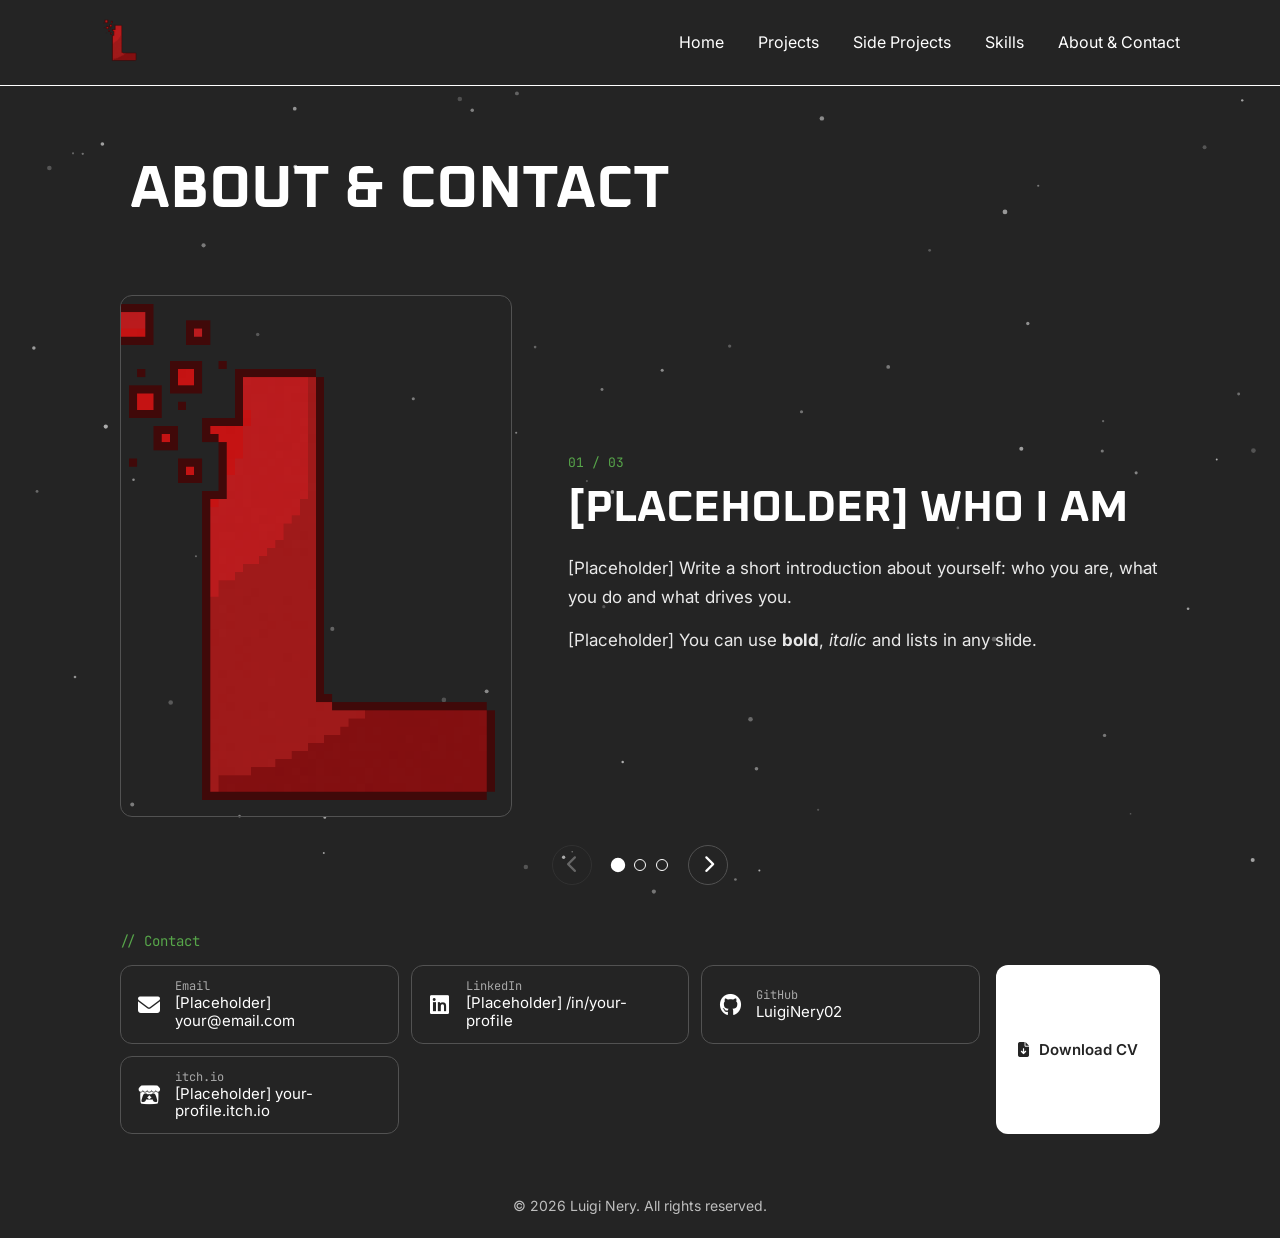
<file: about.html>
<!DOCTYPE html>
<html lang="en">

<head>
    <meta charset="UTF-8">
    <meta name="viewport" content="width=device-width, initial-scale=1.0">
    <title>About & Contact | Luigi Nery Portfolio</title>

    <link rel="stylesheet" href="css/normalize.css">
    <link rel="stylesheet" href="css/style.css">
    <link rel="stylesheet" href="css/components.css">
    <link rel="stylesheet" href="css/pages/about.css">

    <link rel="shortcut icon" type="image/png" href="assets/website/LuigiGamesLogo.png" />

    <link rel="preconnect" href="https://fonts.googleapis.com">
    <link rel="preconnect" href="https://fonts.gstatic.com" crossorigin>
    <link href="https://fonts.googleapis.com/css2?family=Oxanium:wght@600&display=swap" rel="stylesheet">

    <link rel="preconnect" href="https://fonts.googleapis.com">
    <link rel="preconnect" href="https://fonts.gstatic.com" crossorigin>
    <link
        href="https://fonts.googleapis.com/css2?family=Inter:ital,opsz,wght@0,14..32,100..900;1,14..32,100..900&display=swap"
        rel="stylesheet">

    <link rel="preconnect" href="https://fonts.googleapis.com">
    <link rel="preconnect" href="https://fonts.gstatic.com" crossorigin>
    <link href="https://fonts.googleapis.com/css2?family=JetBrains+Mono:ital,wght@0,100..800;1,100..800&display=swap"
        rel="stylesheet">

    <link rel="stylesheet" href="https://cdnjs.cloudflare.com/ajax/libs/font-awesome/6.7.2/css/all.min.css"
        crossorigin="anonymous" referrerpolicy="no-referrer">

</head>

<body>
    <header>
        <div class="header-top">
            <a href="index.html"><img src="assets/website/LuigiGamesLogo.png" alt="Site logo"></a>

            <button class="menu-toggle" aria-label="Open Menu" aria-expanded="false">
                <span></span>
                <span></span>
                <span></span>
            </button>
        </div>

        <nav>
            <ul>
                <li><a href="index.html" class="secondary-texts">Home</a></li>
                <li><a href="projects.html" class="secondary-texts">Projects</a></li>
                <li><a href="side-projects.html" class="secondary-texts">Side Projects</a></li>
                <li><a href="skills.html" class="secondary-texts">Skills</a></li>
                <li><a href="about.html" class="secondary-texts" aria-current="page">About & Contact</a></li>
            </ul>
        </nav>
    </header>

    <main>
        <section class="main-section about-page">
            <div class="title-section">
                <h1 class="title-texts">About & Contact</h1>
            </div>

            <div class="about-layout" hidden>
                <div class="about-slideshow" role="region" aria-roledescription="carousel" aria-label="About me">
                    <div class="about-slide" aria-live="polite">
                        <div class="about-slide-photo">
                            <img alt="">
                        </div>

                        <div class="about-slide-text secondary-texts">
                            <span class="about-slide-counter code-texts"></span>
                            <h2 class="about-slide-title title-texts"></h2>
                            <div class="about-slide-content"></div>
                        </div>
                    </div>

                    <div class="about-slide-navigation"></div>
                </div>

                <div class="about-contact-section">
                    <h2 class="about-section-title code-texts">// Contact</h2>

                    <div class="about-contact-row">
                        <ul class="about-contacts"></ul>

                        <a class="about-resume secondary-texts" hidden>
                            <i class="fa-solid fa-file-arrow-down" aria-hidden="true"></i>
                            <span></span>
                        </a>
                    </div>
                </div>
            </div>
        </section>
    </main>

    <footer>
        <p class="secondary-texts">© 2026 Luigi Nery. All rights reserved.</p>
    </footer>

    <script type="module" src="js/pages/about.js"></script>
</body>

</html>
</file>
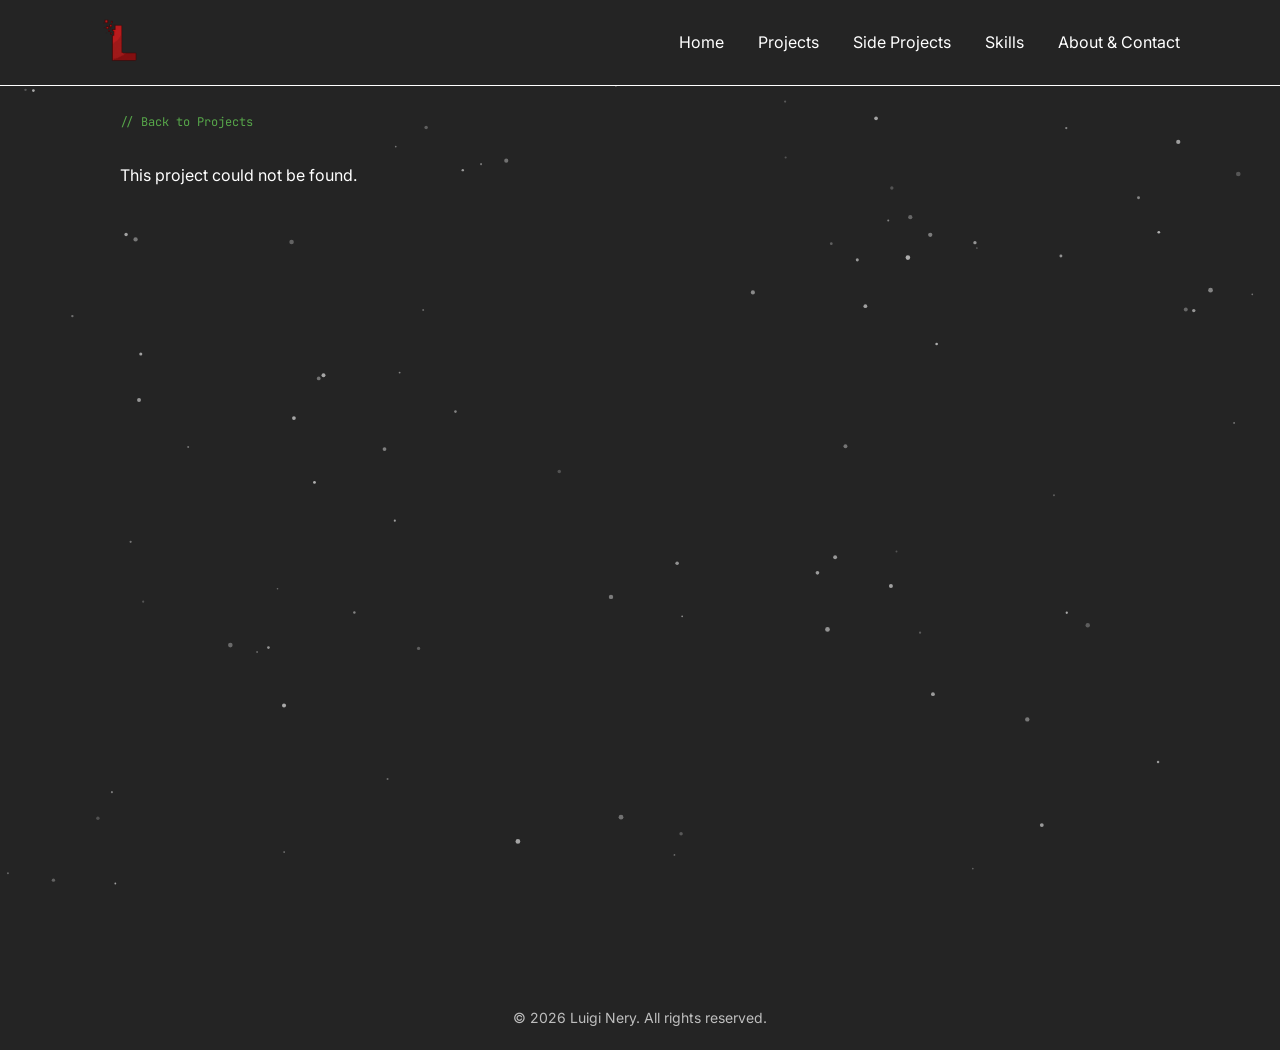
<file: project.html>
<!DOCTYPE html>
<html lang="en">

<head>
    <meta charset="UTF-8">
    <meta name="viewport" content="width=device-width, initial-scale=1.0">
    <title>Project | Luigi Nery Portfolio</title>

    <link rel="stylesheet" href="css/normalize.css">
    <link rel="stylesheet" href="css/style.css">
    <link rel="stylesheet" href="css/components.css">
    <link rel="stylesheet" href="css/pages/project-details.css">

    <link rel="shortcut icon" type="image/png" href="assets/website/LuigiGamesLogo.png" />

    <link rel="preconnect" href="https://fonts.googleapis.com">
    <link rel="preconnect" href="https://fonts.gstatic.com" crossorigin>
    <link href="https://fonts.googleapis.com/css2?family=Oxanium:wght@600&display=swap" rel="stylesheet">

    <link rel="preconnect" href="https://fonts.googleapis.com">
    <link rel="preconnect" href="https://fonts.gstatic.com" crossorigin>
    <link
        href="https://fonts.googleapis.com/css2?family=Inter:ital,opsz,wght@0,14..32,100..900;1,14..32,100..900&display=swap"
        rel="stylesheet">

    <link rel="preconnect" href="https://fonts.googleapis.com">
    <link rel="preconnect" href="https://fonts.gstatic.com" crossorigin>
    <link href="https://fonts.googleapis.com/css2?family=JetBrains+Mono:ital,wght@0,100..800;1,100..800&display=swap"
        rel="stylesheet">

    <link rel="stylesheet" href="https://cdnjs.cloudflare.com/ajax/libs/font-awesome/6.7.2/css/all.min.css"
        crossorigin="anonymous" referrerpolicy="no-referrer">

</head>

<body>
    <header>
        <div class="header-top">
            <a href="index.html"><img src="assets/website/LuigiGamesLogo.png" alt="Site logo"></a>

            <button class="menu-toggle" aria-label="Open Menu" aria-expanded="false">
                <span></span>
                <span></span>
                <span></span>
            </button>
        </div>

        <nav>
            <ul>
                <li><a href="index.html" class="secondary-texts">Home</a></li>
                <li><a href="projects.html" class="secondary-texts">Projects</a></li>
                <li><a href="side-projects.html" class="secondary-texts">Side Projects</a></li>
                <li><a href="skills.html" class="secondary-texts">Skills</a></li>
                <li><a href="about.html" class="secondary-texts">About & Contact</a></li>
            </ul>
        </nav>
    </header>

    <main>
        <section class="main-section project-page">
            <a class="project-back code-texts" href="projects.html">// Back to Projects</a>

            <div class="project-body" hidden>
                <div class="project-cover">
                    <img alt="">
                </div>

                <div class="project-heading">
                    <div class="project-heading-text">
                        <h1 class="project-title title-texts"></h1>
                        <div class="project-meta secondary-texts"></div>
                    </div>
                    <div class="project-play" hidden></div>
                </div>

                <div class="project-layout">
                    <div class="project-content">
                        <section class="project-section" data-section="about" hidden>
                            <h2 class="project-section-title title-texts">About the Project</h2>
                            <div class="project-about secondary-texts"></div>
                        </section>

                        <section class="project-section" data-section="contributions" hidden>
                            <h2 class="project-section-title title-texts">My Contribution</h2>
                            <div class="project-contributions"></div>
                        </section>

                        <section class="project-section" data-section="learnings" hidden>
                            <h2 class="project-section-title title-texts">What I Learned</h2>
                            <ul class="project-learnings secondary-texts"></ul>
                        </section>

                        <section class="project-section" data-section="gallery" hidden>
                            <h2 class="project-section-title title-texts">Gallery</h2>
                            <div class="project-gallery"></div>
                        </section>
                    </div>

                    <aside class="project-sidebar side-panel" aria-label="Project details">
                        <h2 class="side-panel-title title-texts">Details</h2>
                        <dl class="project-info secondary-texts"></dl>
                    </aside>
                </div>
            </div>

            <p class="project-not-found secondary-texts" hidden>This project could not be found.</p>
        </section>
    </main>

    <footer>
        <p class="secondary-texts">© 2026 Luigi Nery. All rights reserved.</p>
    </footer>

    <script type="module" src="js/pages/project.js"></script>
</body>

</html>
</file>
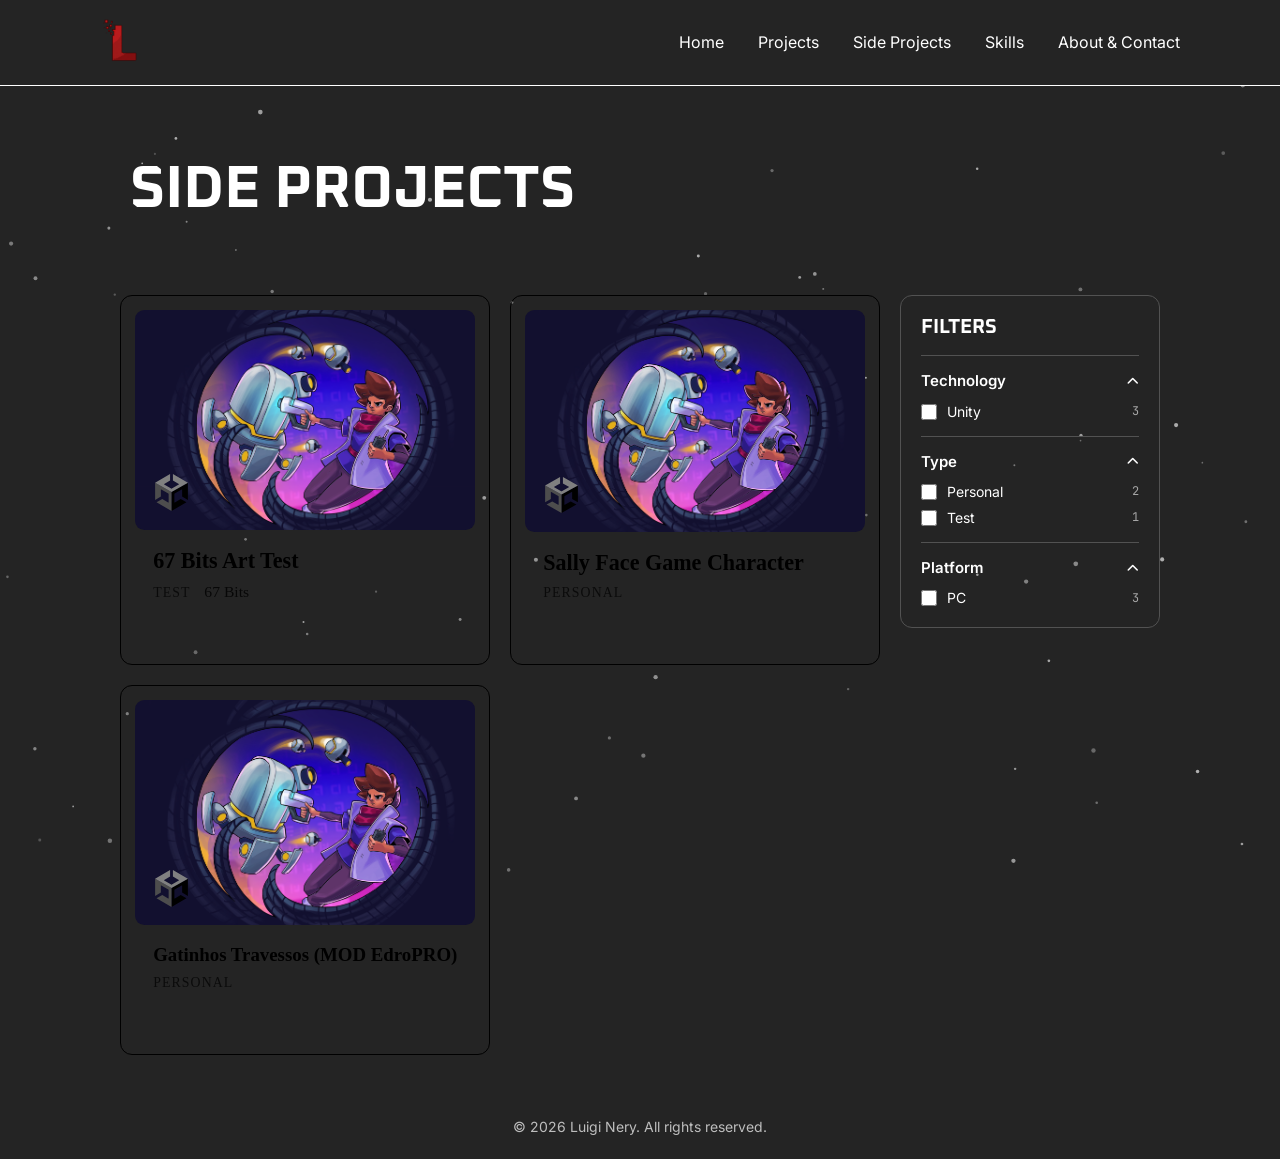
<file: side-projects.html>
<!DOCTYPE html>
<html lang="en">

<head>
    <meta charset="UTF-8">
    <meta name="viewport" content="width=device-width, initial-scale=1.0">
    <title>Side Projects | Luigi Nery Portfolio</title>

    <link rel="stylesheet" href="css/normalize.css">
    <link rel="stylesheet" href="css/style.css">
    <link rel="stylesheet" href="css/components.css">
    <link rel="stylesheet" href="css/pages/projects.css">

    <link rel="shortcut icon" type="image/png" href="assets/website/LuigiGamesLogo.png" />

    <link rel="preconnect" href="https://fonts.googleapis.com">
    <link rel="preconnect" href="https://fonts.gstatic.com" crossorigin>
    <link href="https://fonts.googleapis.com/css2?family=Oxanium:wght@600&display=swap" rel="stylesheet">

    <link rel="preconnect" href="https://fonts.googleapis.com">
    <link rel="preconnect" href="https://fonts.gstatic.com" crossorigin>
    <link
        href="https://fonts.googleapis.com/css2?family=Inter:ital,opsz,wght@0,14..32,100..900;1,14..32,100..900&display=swap"
        rel="stylesheet">

    <link rel="preconnect" href="https://fonts.googleapis.com">
    <link rel="preconnect" href="https://fonts.gstatic.com" crossorigin>
    <link href="https://fonts.googleapis.com/css2?family=JetBrains+Mono:ital,wght@0,100..800;1,100..800&display=swap"
        rel="stylesheet">

    <link rel="stylesheet" href="https://cdnjs.cloudflare.com/ajax/libs/font-awesome/6.7.2/css/all.min.css"
        crossorigin="anonymous" referrerpolicy="no-referrer">

</head>

<body>
    <header>
        <div class="header-top">
            <a href="index.html"><img src="assets/website/LuigiGamesLogo.png" alt="Site logo"></a>

            <button class="menu-toggle" aria-label="Open Menu" aria-expanded="false">
                <span></span>
                <span></span>
                <span></span>
            </button>
        </div>

        <nav>
            <ul>
                <li><a href="index.html" class="secondary-texts">Home</a></li>
                <li><a href="projects.html" class="secondary-texts">Projects</a></li>
                <li><a href="side-projects.html" class="secondary-texts" aria-current="page">Side Projects</a></li>
                <li><a href="skills.html" class="secondary-texts">Skills</a></li>
                <li><a href="about.html" class="secondary-texts">About & Contact</a></li>
            </ul>
        </nav>
    </header>

    <main>
        <section class="main-section">
            <div class="title-section">
                <h1 class="title-texts">Side Projects</h1>
            </div>

            <div class="projects-layout">
                <aside class="projects-sidebar" aria-label="Side project filters"></aside>

                <div class="projects-results">
                    <div class="projects-grid" data-collection="side-projects"></div>

                    <p class="projects-empty secondary-texts" hidden>No side projects match the selected filters.</p>
                </div>
            </div>
        </section>
    </main>

    <footer>
        <p class="secondary-texts">© 2026 Luigi Nery. All rights reserved.</p>
    </footer>

    <script type="module" src="js/pages/projects.js"></script>
</body>

</html>
</file>
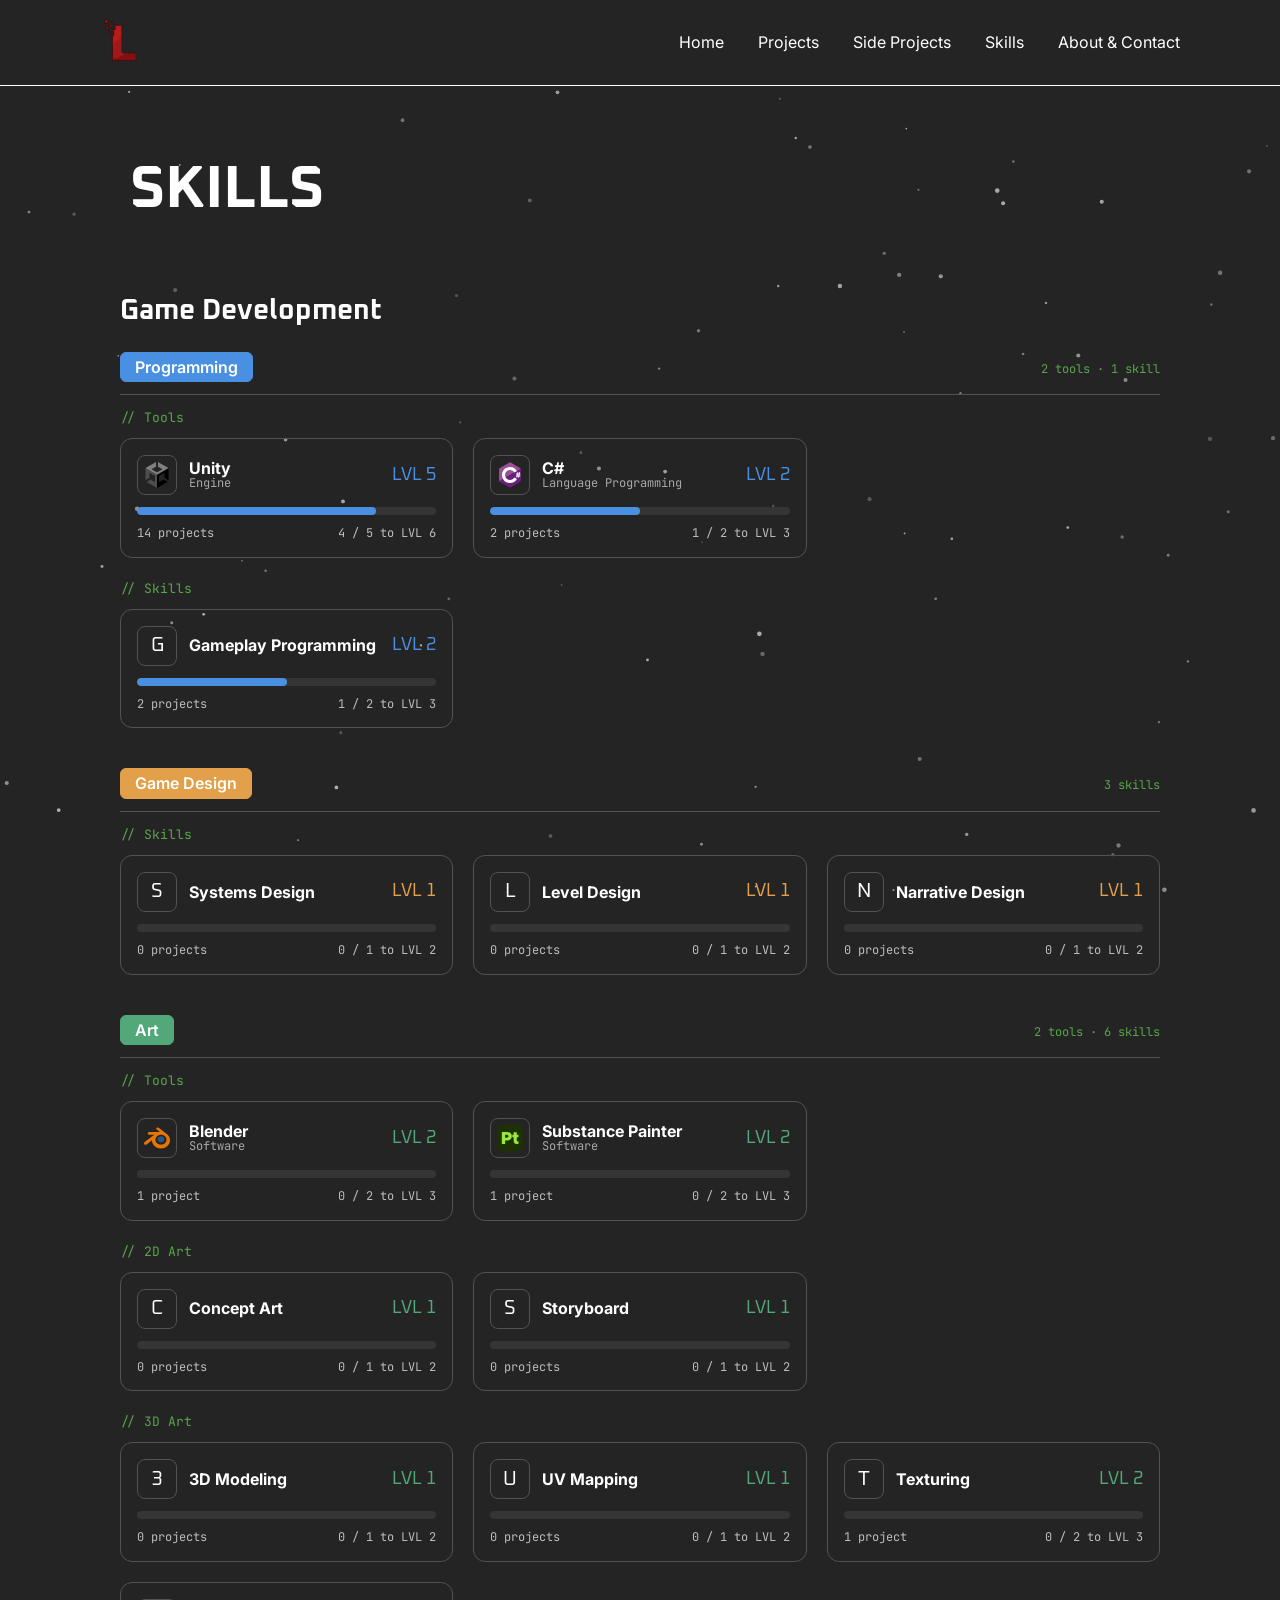
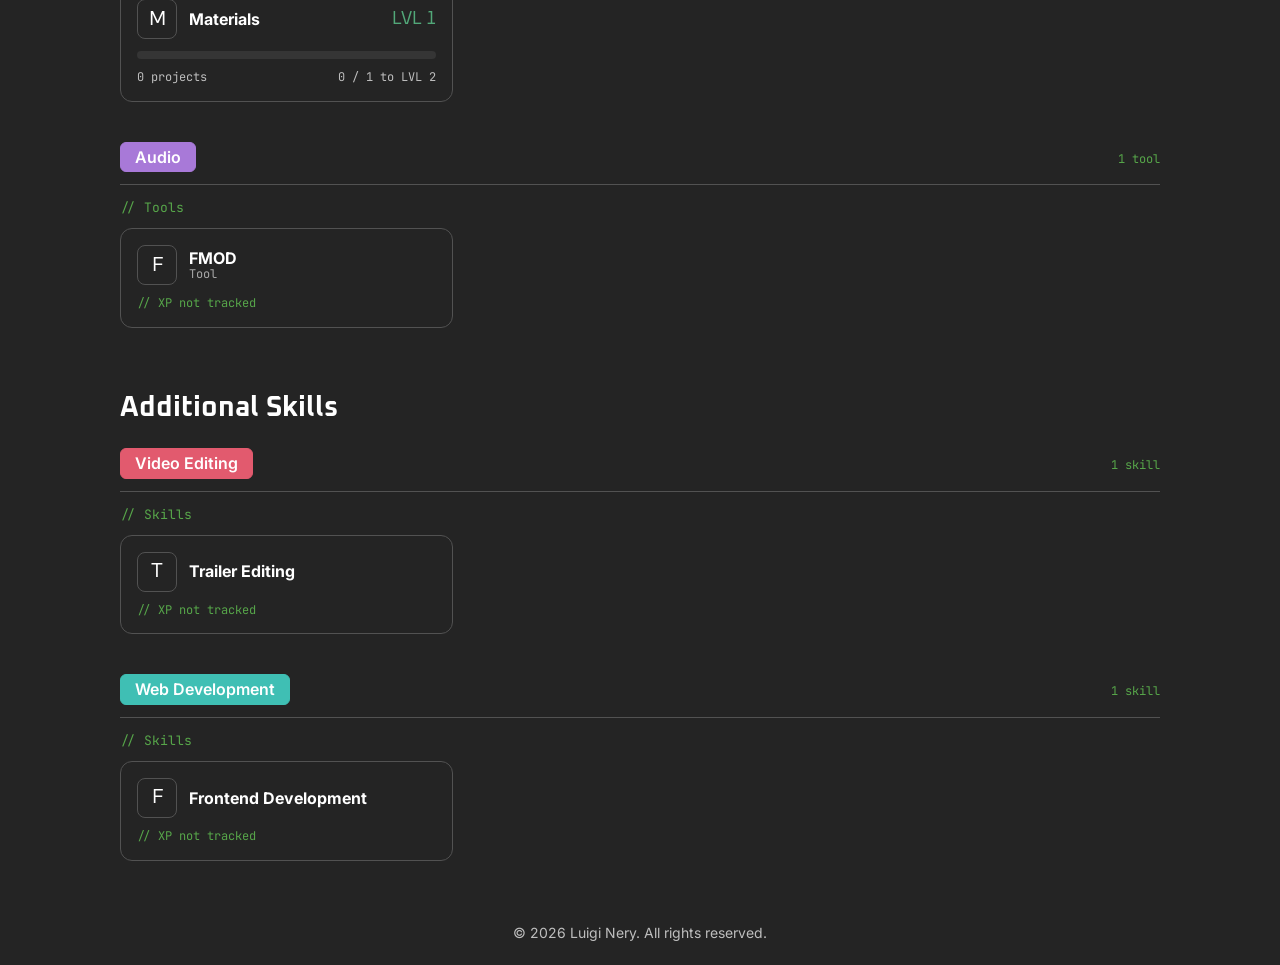
<file: skills.html>
<!DOCTYPE html>
<html lang="en">

<head>
    <meta charset="UTF-8">
    <meta name="viewport" content="width=device-width, initial-scale=1.0">
    <title>Skills | Luigi Nery Portfolio</title>

    <link rel="stylesheet" href="css/normalize.css">
    <link rel="stylesheet" href="css/style.css">
    <link rel="stylesheet" href="css/components.css">
    <link rel="stylesheet" href="css/pages/skills.css">

    <link rel="shortcut icon" type="image/png" href="assets/website/LuigiGamesLogo.png" />

    <link rel="preconnect" href="https://fonts.googleapis.com">
    <link rel="preconnect" href="https://fonts.gstatic.com" crossorigin>
    <link href="https://fonts.googleapis.com/css2?family=Oxanium:wght@600&display=swap" rel="stylesheet">

    <link rel="preconnect" href="https://fonts.googleapis.com">
    <link rel="preconnect" href="https://fonts.gstatic.com" crossorigin>
    <link
        href="https://fonts.googleapis.com/css2?family=Inter:ital,opsz,wght@0,14..32,100..900;1,14..32,100..900&display=swap"
        rel="stylesheet">

    <link rel="preconnect" href="https://fonts.googleapis.com">
    <link rel="preconnect" href="https://fonts.gstatic.com" crossorigin>
    <link href="https://fonts.googleapis.com/css2?family=JetBrains+Mono:ital,wght@0,100..800;1,100..800&display=swap"
        rel="stylesheet">

    <link rel="stylesheet" href="https://cdnjs.cloudflare.com/ajax/libs/font-awesome/6.7.2/css/all.min.css"
        crossorigin="anonymous" referrerpolicy="no-referrer">

</head>

<body>
    <header>
        <div class="header-top">
            <a href="index.html"><img src="assets/website/LuigiGamesLogo.png" alt="Site logo"></a>

            <button class="menu-toggle" aria-label="Open Menu" aria-expanded="false">
                <span></span>
                <span></span>
                <span></span>
            </button>
        </div>

        <nav>
            <ul>
                <li><a href="index.html" class="secondary-texts">Home</a></li>
                <li><a href="projects.html" class="secondary-texts">Projects</a></li>
                <li><a href="side-projects.html" class="secondary-texts">Side Projects</a></li>
                <li><a href="skills.html" class="secondary-texts" aria-current="page">Skills</a></li>
                <li><a href="about.html" class="secondary-texts">About & Contact</a></li>
            </ul>
        </nav>
    </header>

    <main>
        <section class="main-section">
            <div class="title-section">
                <h1 class="title-texts">Skills</h1>
            </div>

            <div class="skills-areas"></div>
        </section>
    </main>

    <footer>
        <p class="secondary-texts">© 2026 Luigi Nery. All rights reserved.</p>
    </footer>

    <script type="module" src="js/pages/skills.js"></script>
</body>

</html>
</file>
<file: css/style.css>
*,
*::before,
*::after {
	box-sizing: border-box;
}

:root {
	--background-color: #242424;
	--primary-color: #ffffff;
	--secondary-color: #525252;
	--tags-border-bottom: 1px solid #ffffff;
	--header-height: 104px;
	--code-class-color: #4EC9B0;
	--code-texts-function-name-color: #DCDCAA;
	--code-texts-parentheses-color: #DCDCDC;
	--code-texts-commentary-color: #57a64a;
}

body {
	background-color: var(--background-color);
	display: flex;
	flex-direction: column;
	min-height: 100vh;
	min-height: 100svh;
}

img.image-missing {
	visibility: hidden;
}

.background-particles {
	position: fixed;
	inset: 0;
	z-index: -1;
	display: block;
	width: 100%;
	height: 100%;
	pointer-events: none;
}

header,
footer {
	position: relative;
	z-index: 1;
	background-color: var(--background-color);
}

header {
	display: flex;
	flex-direction: column;
	border-bottom: var(--tags-border-bottom);
}

header .header-top {
	display: flex;
	align-items: center;
	justify-content: space-between;
	padding: 30px 30px;
}

header img {
	width: 43px;
	height: auto;
}

.menu-toggle {
	position: relative;
	display: flex;
	flex-direction: column;
	justify-content: center;
	width: 38px;
	height: 38px;
	background: none;
	border: none;
	padding: 0;
	cursor: pointer;
	align-self: flex-end;
}

.menu-toggle span {
	position: absolute;
	top: 50%;
	left: 8px;
	width: 22px;
	height: 3px;
	background-color: var(--primary-color);
	border-radius: 2px;
	transition: transform 0.2s ease, opacity 0.2s ease;
}

.menu-toggle span:nth-child(1) {
	transform: translateY(calc(-50% - 7px));
}

.menu-toggle span:nth-child(2) {
	transform: translateY(-50%);
}

.menu-toggle span:nth-child(3) {
	transform: translateY(calc(-50% + 7px));
}

.menu-toggle[aria-expanded="true"] span:nth-child(1) {
	transform: translateY(-50%) rotate(45deg);
}

.menu-toggle[aria-expanded="true"] span:nth-child(2) {
	opacity: 0;
}

.menu-toggle[aria-expanded="true"] span:nth-child(3) {
	transform: translateY(-50%) rotate(-45deg);
}

header nav ul {
	display: none;
	list-style: none;
}

header nav ul li a {
	color: var(--primary-color);
	text-decoration: none;
}

header nav ul.opened {
	display: flex;
	flex-direction: column;
	gap: 17px;
	padding: 17px 17px;
	margin: 0;
	text-align: left;
}

header nav ul.opened li a {
	display: block;
	padding: 12px 12px;
}

header nav ul.opened li a:hover {
	background-color: var(--secondary-color);

}

main {
	display: flex;
	flex-direction: column;
	flex: 1;
}

main .video-section {
	position: relative;
	flex: 0 0 auto;
	height: calc(100vh - var(--header-height));
	height: calc(100svh - var(--header-height));
}

.video {
	position: absolute;
	inset: 0;
	display: block;
	width: 100%;
	height: 100%;
	object-fit: cover;
}

.video-overlay {
	position: absolute;
	inset: 0;
	z-index: 1;
	display: flex;
	justify-content: center;
	align-items: center;
	color: var(--primary-color);
}

.text-block {
	display: inline-grid;
	grid-template-columns: 1fr;
	position: relative;
}

.text-block .title-texts {
	margin: 0;
	text-align: center;
	width: 100%;
}

.title-texts {
	font-family: 'Oxanium', sans-serif;
}

.secondary-texts {
	font-family: 'Inter', sans-serif;
}

.code-texts {
	font-family: 'JetBrains Mono', sans-serif;
}

.video-overlay .text-block p {
	font-size: 15px;
}

.video-overlay .text-block .code-class {
	color: var(--code-class-color);
}

.video-overlay .text-block .code-function-name {
	color: var(--code-texts-function-name-color);
}

.video-overlay .text-block .code-parentheses {
	color: var(--code-texts-parentheses-color);
}

.video-overlay .text-block h1 {
	font-size: 40px;
	letter-spacing: 5px;
	text-transform: uppercase;
}

.video-overlay .text-block h2 {
	font-size: 20px;
	letter-spacing: 6px;
	text-transform: uppercase;
}

.title-section {
	display: flex;
	align-items: center;
	flex-direction: column;
	padding: 30px 30px;
	/*border-bottom: var(--tags-border-bottom);*/
}

.title-section .title-texts {
	font-size: 30px;
	color: var(--primary-color);
	text-transform: uppercase;
}

.title-section .title-links {
	display: inline-flex;
	align-items: center;
	gap: 8px;
	text-decoration: none;
	color: var(--code-texts-commentary-color);
	font-size: 12px;
}

.title-section .title-links .icon-link {
	color: var(--code-texts-commentary-color);
	vertical-align: middle;
	transition: transform 0.2s ease;
}

.title-section .title-links:hover .icon-link {
	animation: icon-bounce 0.2s ease-in-out infinite alternate;
}

@keyframes icon-bounce {
	0% {
		transform: translateY(0) scale(1);
	}

	100% {
		transform: translateY(-4px) scale(1.08);
	}
}

footer {
	display: flex;
	justify-content: center;
	align-items: center;
	padding: 24px 20px;
	text-align: center;
	color: var(--primary-color);
}

footer p {
	margin: 0;
	font-size: 14px;
	opacity: 0.7;
}

@media (min-width: 320px) {}

@media (min-width: 481px) {

	.main-section {
		padding-inline: 20px;
	}

	.title-section .title-links {
		font-size: 15px;
	}
}

@media (min-width: 805px) {
	:root {
		--header-height: 86px;
	}

	header {
		flex-direction: row;
		align-items: center;
		justify-content: space-between;
		padding: 0px 100px;
		height: 86px;
	}

	header .header-top {
		padding: 0px 0px;
	}

	.menu-toggle {
		display: none;
	}

	header nav ul {
		display: flex;
		flex-direction: row;
		justify-content: flex-end;
		gap: 34px;
	}

	header nav ul.opened {
		flex-direction: row;
		gap: 34px;
		padding: 0;
		margin: 0;
	}

	header nav ul li a:hover {
		text-decoration: underline;
		text-decoration-thickness: 3px;
		text-underline-offset: 10px;
	}

	header nav ul.opened li a {
		display: inline;
		padding: 0;
	}

	header nav ul.opened li a:hover {
		background-color: transparent;
	}

	.video-overlay .text-block h1 {
		font-size: 55px;
	}

	.video-overlay .text-block h2 {
		font-size: 30px;
	}

	.main-section {
		min-height: 100vh;
		min-height: 100svh;
		display: flex;
		flex-direction: column;
		padding-inline: 40px;
	}

	.title-section {
		flex-direction: row;
		justify-content: space-between;
	}
}

@media (min-width: 1025px) {

	.video-overlay .text-block h1 {
		font-size: 75px;
	}

	.video-overlay .text-block h2 {
		font-size: 41px;
	}

	.main-section {
		padding-inline: 60px;
	}

	.title-section .title-texts {
		font-size: 40px;
	}
}

@media (min-width: 1201px) {
	.video-overlay .text-block h1 {
		font-size: 100px;
	}

	.video-overlay .text-block h2 {
		font-size: 57px;
	}

	.main-section {
		padding-inline: 100px;
	}

	.title-section .title-texts {
		font-size: 60px;
	}
}
</file>
<file: css/components.css>
.project-card {
    container-type: inline-size;
    width: 100%;
    aspect-ratio: 1;
    border: 1px solid;
    border-radius: 12px;
}

.project-card a {
    display: flex;
    flex-direction: column;
    width: 100%;
    height: 100%;
    padding: 3.75cqi;
    text-decoration: none;
    color: inherit;
}

.project-card-image {
    position: relative;
    flex: 1;
    min-height: 0;
    width: 100%;
    overflow: hidden;
    border-radius: 2.5cqi;
}

.project-card-image>img {
    position: absolute;
    inset: 0;
    display: block;
    width: 100%;
    height: 100%;
    object-fit: cover;
    transition: filter 0.3s ease;
}

.project-card-technologies {
    position: absolute;
    bottom: 5cqi;
    left: 5cqi;
    display: flex;
    align-items: center;
    gap: 2.5cqi;
}

.project-card-technologies img {
    width: 10cqi;
    height: 10cqi;
    object-fit: contain;
    flex-shrink: 0;
}

.project-card-info {
    display: flex;
    flex-direction: column;
    gap: 2.5cqi;
    padding: 5cqi;
}

.project-card-title,
.project-card-meta,
.project-card-areas {
    --fit-scale: 1;
    white-space: nowrap;
    overflow: hidden;
}

.project-card-title {
    margin: 0;
    font-size: calc(6cqi * var(--fit-scale));
}

.project-card-meta {
    display: flex;
    align-items: baseline;
    gap: calc(3.75cqi * var(--fit-scale));
}

.project-card-type {
    flex-shrink: 0;
    font-size: calc(3.75cqi * var(--fit-scale));
    text-transform: uppercase;
    letter-spacing: 0.08em;
    opacity: 0.7;
}

.project-card-organization {
    flex-shrink: 0;
    font-size: calc(4.25cqi * var(--fit-scale));
    opacity: 0.8;
}

.project-card-areas {
    display: flex;
    align-items: center;
    gap: calc(2.5cqi * var(--fit-scale));
    min-height: calc(3.75cqi * 1.2 + 1.5cqi);
}

.project-card-area {
    flex-shrink: 0;
    font-size: calc(3.75cqi * var(--fit-scale));
    line-height: 1.2;
    padding: calc(0.75cqi * var(--fit-scale)) calc(2.5cqi * var(--fit-scale));
    border-radius: 1.5cqi;
}

.project-card-overlay-title {
    position: absolute;
    inset: 0;
    display: flex;
    align-items: center;
    justify-content: center;
    margin: 0;
    font-size: 8cqi;
    text-align: center;
    opacity: 0;
    transition: opacity 0.3s ease;
}

.project-card:hover .project-card-overlay-title {
    opacity: 1;
}

.project-card:hover .project-card-image>img {
    filter: brightness(0.5);
}

.side-panel {
    padding: 20px;
    color: var(--primary-color);
    border: 1px solid var(--secondary-color);
    border-radius: 12px;
}

.side-panel-title {
    margin: 0;
    font-size: 20px;
    text-transform: uppercase;
}

.project-filter {
    display: flex;
    flex-direction: column;
}

.project-filter-header {
    display: flex;
    align-items: center;
    justify-content: space-between;
    padding-bottom: 16px;
    border-bottom: 1px solid var(--secondary-color);
}

.project-filter-clear {
    padding: 0;
    font-size: 12px;
    color: var(--code-texts-commentary-color);
    background: none;
    border: none;
    cursor: pointer;
}

.project-filter-clear:hover {
    text-decoration: underline;
}

.project-filter-group {
    padding-block: 16px;
    border-bottom: 1px solid var(--secondary-color);
}

.project-filter-group:last-child {
    border-bottom: none;
    padding-bottom: 0;
}

.project-filter-label {
    display: flex;
    align-items: center;
    justify-content: space-between;
    font-size: 15px;
    font-weight: 600;
    cursor: pointer;
    list-style: none;
}

.project-filter-label::-webkit-details-marker {
    display: none;
}

.project-filter-label::after {
    content: "\f078";
    font-family: "Font Awesome 6 Free";
    font-weight: 900;
    font-size: 12px;
    transition: transform 0.2s ease;
}

.project-filter-group[open] .project-filter-label::after {
    transform: rotate(180deg);
}

.project-filter-options {
    display: flex;
    flex-direction: column;
    gap: 10px;
    margin: 14px 0 0;
    padding: 0;
    list-style: none;
}

.project-filter-option {
    display: flex;
    align-items: center;
    gap: 10px;
    font-size: 14px;
    cursor: pointer;
}

.project-filter-option input {
    width: 16px;
    height: 16px;
    margin: 0;
    accent-color: var(--primary-color);
    cursor: pointer;
}

.project-filter-option-name {
    flex: 1;
}

.project-filter-option-count {
    font-size: 12px;
    opacity: 0.6;
}

.area-tag {
    display: inline-block;
    padding: 3px 10px;
    font-family: 'Inter', sans-serif;
    font-size: 12px;
    color: var(--primary-color);
    border: 1px solid var(--area-color);
    border-radius: 6px;
}

.area-tag-primary {
    background-color: var(--area-color);
}

.area-tag-related {
    background-color: transparent;
}

.contributions {
    display: flex;
    flex-direction: column;
    gap: 16px;
}

.contribution-group {
    padding: 16px;
    border: 1px solid var(--secondary-color);
    border-radius: 12px;
}

.contribution-items {
    display: flex;
    flex-direction: column;
    margin: 12px 0 0;
    padding: 0;
    list-style: none;
}

.contribution-item {
    position: relative;
    padding: 14px;
    margin-inline: -14px;
    border-top: 1px solid var(--secondary-color);
    border-radius: 8px;
    transition: background-color 0.2s ease;
}

.contribution-item:last-child {
    margin-bottom: -14px;
}

.contribution-item-expandable:hover {
    background-color: rgba(255, 255, 255, 0.05);
}

.contribution-title {
    margin: 0 0 6px;
    font-size: 16px;
}

.contribution-related {
    display: flex;
    flex-wrap: wrap;
    gap: 6px;
    margin-bottom: 8px;
}

.contribution-summary {
    margin: 0;
    line-height: 1.6;
    opacity: 0.85;
}

.contribution-item a {
    position: relative;
    z-index: 1;
}

.contribution-links {
    display: flex;
    flex-wrap: wrap;
    gap: 8px 16px;
    margin: 10px 0 0;
    padding: 0;
    list-style: none;
}

.contribution-link {
    display: inline-flex;
    align-items: center;
    gap: 8px;
    padding: 6px 12px;
    font-size: 13px;
    color: var(--primary-color);
    text-decoration: none;
    border: 1px solid var(--secondary-color);
    border-radius: 6px;
    transition: border-color 0.2s ease, background-color 0.2s ease;
}

.contribution-link i {
    font-size: 11px;
    opacity: 0.7;
}

.contribution-link:hover,
.contribution-link:focus-visible {
    background-color: rgba(255, 255, 255, 0.08);
    border-color: var(--primary-color);
}

.rich-link {
    color: inherit;
    text-decoration: underline;
    text-decoration-color: var(--code-texts-commentary-color);
    text-underline-offset: 3px;
}

.rich-link:hover,
.rich-link:focus-visible {
    text-decoration-color: currentColor;
}

.contribution-trigger {
    position: static;
    display: block;
    margin-top: 10px;
    padding: 0;
    font-size: 12px;
    color: var(--code-texts-commentary-color);
    background: none;
    border: none;
    cursor: pointer;
}

.contribution-trigger::after {
    content: "";
    position: absolute;
    inset: 0;
    border-radius: 8px;
}

.contribution-hint {
    display: inline-flex;
    align-items: center;
    gap: 8px;
}

.contribution-item-expandable:hover .contribution-hint {
    text-decoration: underline;
}

.contribution-modal {
    width: 100%;
    max-width: 100%;
    height: 100%;
    max-height: 100%;
    padding: 0;
    color: var(--primary-color);
    background: transparent;
    border: none;
}

.contribution-modal[open] {
    display: flex;
    align-items: center;
    justify-content: center;
}

.contribution-modal::backdrop {
    background-color: rgba(0, 0, 0, 0.8);
}

.contribution-modal [hidden] {
    display: none;
}

.contribution-modal-panel {
    display: flex;
    flex-direction: column;
    width: min(1200px, 94vw);
    height: min(820px, 90vh);
    background-color: var(--background-color);
    border: 1px solid var(--secondary-color);
    border-radius: 12px;
    overflow: hidden;
}

.contribution-modal-header {
    display: flex;
    align-items: flex-start;
    justify-content: space-between;
    gap: 16px;
    padding: 20px 24px;
    border-bottom: 1px solid var(--secondary-color);
}

.contribution-modal-tags {
    display: flex;
    flex-wrap: wrap;
    gap: 6px;
}

.contribution-modal-title {
    margin: 10px 0 0;
    font-size: 26px;
    text-transform: uppercase;
}

.contribution-modal-close,
.step-nav-button {
    flex-shrink: 0;
    width: 40px;
    height: 40px;
    font-size: 18px;
    color: var(--primary-color);
    background: none;
    border: 1px solid var(--secondary-color);
    border-radius: 50%;
    cursor: pointer;
    transition: border-color 0.2s ease, opacity 0.2s ease;
}

.contribution-modal-close:hover,
.step-nav-button:hover:not(:disabled) {
    border-color: var(--primary-color);
}

.step-nav-button:disabled {
    opacity: 0.3;
    cursor: default;
}

.step-nav {
    display: flex;
    align-items: center;
    justify-content: center;
    gap: 20px;
}

.step-nav[hidden] {
    display: none;
}

.step-nav-dots {
    display: flex;
    gap: 10px;
}

.step-nav-dot {
    width: 12px;
    height: 12px;
    padding: 0;
    background: transparent;
    border: 1px solid var(--primary-color);
    border-radius: 50%;
    cursor: pointer;
    transition: background-color 0.2s ease, transform 0.2s ease;
}

.step-nav-dot[aria-current="true"] {
    background-color: var(--primary-color);
    transform: scale(1.2);
}

.contribution-modal-body {
    flex: 1;
    min-height: 0;
    display: grid;
    grid-template-columns: 1fr;
    overflow-y: auto;
}

.contribution-modal-text {
    padding: 24px;
    line-height: 1.7;
}

.contribution-modal-tab-title {
    margin: 0 0 16px;
    font-size: 14px;
    color: var(--code-texts-commentary-color);
}

.contribution-modal-content> :first-child {
    margin-top: 0;
}

.contribution-modal-content h4 {
    margin: 24px 0 8px;
    font-family: 'Oxanium', sans-serif;
    font-size: 18px;
}

.contribution-modal-content p {
    margin: 0 0 12px;
    opacity: 0.9;
}

.contribution-modal-content ul,
.contribution-modal-content ol {
    margin: 0 0 12px;
    padding-left: 22px;
    opacity: 0.9;
}

.contribution-modal-content code {
    padding: 1px 6px;
    font-family: 'JetBrains Mono', monospace;
    font-size: 0.9em;
    background-color: rgba(255, 255, 255, 0.08);
    border-radius: 4px;
}

.contribution-modal-media {
    display: flex;
    flex-direction: column;
    gap: 16px;
    padding: 24px;
}

.contribution-media-item {
    margin: 0;
}

.contribution-media-item img,
.contribution-media-item video,
.contribution-media-item iframe {
    display: block;
    width: 100%;
    background-color: #000000;
    border: 1px solid var(--secondary-color);
    border-radius: 8px;
}

.contribution-media-item figcaption {
    margin-top: 8px;
    font-size: 13px;
    opacity: 0.7;
}

.contribution-modal-footer {
    padding: 16px 24px;
    border-top: 1px solid var(--secondary-color);
}

@media (min-width: 805px) {
    .contribution-modal-body {
        grid-template-columns: 1fr 1fr;
        overflow: hidden;
    }

    .contribution-modal-body-text-only {
        grid-template-columns: 1fr;
    }

    .contribution-modal-text,
    .contribution-modal-media {
        min-height: 0;
        overflow-y: auto;
    }

    .contribution-modal-media {
        border-left: 1px solid var(--secondary-color);
    }

    .contribution-modal-title {
        font-size: 32px;
    }
}

.skill-group {
    color: var(--primary-color);
}

.skill-group-header {
    display: flex;
    align-items: baseline;
    justify-content: space-between;
    gap: 16px;
    margin-bottom: 16px;
    padding-bottom: 12px;
    border-bottom: 1px solid var(--secondary-color);
}

.skill-group-title {
    margin: 0;
    font-size: inherit;
}

.skill-group-title .area-tag {
    padding: 5px 14px;
    font-size: 16px;
    font-weight: 600;
}

.skill-group-count {
    font-size: 12px;
    color: var(--code-texts-commentary-color);
}

.skill-group-body {
    display: flex;
    flex-direction: column;
    gap: 24px;
}

.skill-section-title {
    margin: 0 0 12px;
    font-size: 13px;
    font-weight: 400;
    color: var(--code-texts-commentary-color);
}

.contribution-skills {
    display: flex;
    flex-wrap: wrap;
    gap: 6px;
    margin: 10px 0 0;
    padding: 0;
    list-style: none;
}

.contribution-skill {
    padding: 2px 8px;
    font-size: 12px;
    border: 1px solid var(--secondary-color);
    border-radius: 4px;
    opacity: 0.85;
}

.skill-card {
    display: flex;
    flex-direction: column;
    gap: 12px;
    padding: 16px;
    border: 1px solid var(--secondary-color);
    border-radius: 12px;
}

.skill-card-header {
    display: flex;
    align-items: center;
    gap: 12px;
}

.skill-card-icon {
    display: flex;
    align-items: center;
    justify-content: center;
    flex-shrink: 0;
    width: 40px;
    height: 40px;
    font-family: 'Oxanium', sans-serif;
    font-size: 20px;
    border: 1px solid var(--secondary-color);
    border-radius: 8px;
}

.skill-card-icon img {
    width: 26px;
    height: 26px;
    object-fit: contain;
}

.skill-card-names {
    display: flex;
    flex-direction: column;
    flex: 1;
    min-width: 0;
}

.skill-card-name {
    margin: 0;
    font-size: 16px;
}

.skill-card-category {
    font-size: 12px;
    text-transform: capitalize;
    opacity: 0.6;
}

.skill-card-level {
    flex-shrink: 0;
    font-size: 18px;
    color: var(--area-color);
}

.skill-card-bar {
    height: 8px;
    overflow: hidden;
    background-color: rgba(255, 255, 255, 0.08);
    border-radius: 999px;
}

.skill-card-bar-fill {
    display: block;
    height: 100%;
    background-color: var(--area-color);
    border-radius: 999px;
}

.skill-card-xp {
    display: flex;
    justify-content: space-between;
    gap: 12px;
    font-size: 12px;
    opacity: 0.7;
}

.skill-card-untracked {
    margin: 0;
    font-size: 12px;
    color: var(--code-texts-commentary-color);
}

.experience {
    display: grid;
    grid-template-columns: 1fr;
    gap: 32px;
    color: var(--primary-color);
}

.experience [hidden] {
    display: none;
}

.experience-preview-image {
    position: relative;
    aspect-ratio: 16 / 9;
    overflow: hidden;
    border: 1px solid var(--secondary-color);
    border-radius: 12px;
}

.experience-preview-image img {
    position: absolute;
    inset: 0;
    width: 100%;
    height: 100%;
    object-fit: cover;
}

.experience-preview-title {
    margin: 20px 0 6px;
    font-size: 28px;
}

.experience-preview-meta {
    margin: 0;
    font-size: 15px;
    opacity: 0.85;
}

.experience-preview-period {
    margin: 6px 0 0;
    font-size: 12px;
    color: var(--code-texts-commentary-color);
}

.experience-preview-summary {
    margin: 14px 0 0;
    font-size: 14px;
    line-height: 1.6;
    opacity: 0.8;
}

.experience-preview-link {
    display: inline-block;
    margin-top: 14px;
    font-size: 12px;
    color: var(--code-texts-commentary-color);
    text-decoration: none;
}

.experience-preview-link:hover {
    text-decoration: underline;
}

.experience-timeline {
    margin: 0;
    padding: 0;
    list-style: none;
}

.experience-entry {
    --accent-color: var(--primary-color);
    position: relative;
    display: grid;
    grid-template-columns: 72px 1fr;
}

.experience-entry::before {
    content: "";
    position: absolute;
    top: 0;
    bottom: 0;
    left: 84px;
    width: 1px;
    background-color: var(--secondary-color);
}

.experience-entry:first-child::before {
    top: 24px;
}

.experience-entry:last-child::before {
    bottom: auto;
    height: 24px;
}

.experience-entry:only-child::before {
    display: none;
}

.experience-year {
    display: flex;
    justify-content: flex-end;
    align-items: flex-start;
    gap: 8px;
    padding: 16px 0 0;
    font-size: 14px;
    font-weight: 700;
}

.experience-entry-active .experience-year::before {
    content: "\f060";
    font-family: "Font Awesome 6 Free";
    font-weight: 900;
    color: var(--primary-color);
}

.experience-entry-button {
    position: relative;
    display: flex;
    flex-direction: column;
    gap: 4px;
    width: 100%;
    margin-bottom: 8px;
    padding: 12px 16px 12px 36px;
    color: var(--primary-color);
    text-align: left;
    background: none;
    border: none;
    border-radius: 0 8px 8px 0;
    cursor: pointer;
    transition: background-color 0.2s ease;
}

.experience-entry-button::before {
    content: "";
    position: absolute;
    top: 19px;
    left: 7px;
    z-index: 1;
    width: 10px;
    height: 10px;
    background-color: var(--background-color);
    border: 2px solid var(--primary-color);
    border-radius: 50%;
    transition: background-color 0.2s ease, border-color 0.2s ease;
}

.experience-entry-button::after {
    content: "";
    position: absolute;
    top: 0;
    bottom: 0;
    left: 11px;
    width: 3px;
    background-color: var(--accent-color);
    opacity: 0;
    transition: opacity 0.2s ease;
}

.experience-entry-button:hover {
    background-color: rgba(255, 255, 255, 0.04);
}

.experience-entry-active .experience-entry-button {
    background-color: rgba(255, 255, 255, 0.08);
}

.experience-entry-active .experience-entry-button::before {
    background-color: var(--accent-color);
    border-color: var(--accent-color);
}

.experience-entry-active .experience-entry-button::after {
    opacity: 1;
}

.experience-entry-type {
    font-size: 12px;
    opacity: 0.6;
}

.experience-entry-title {
    font-size: 17px;
    font-weight: 600;
}

.experience-entry-detail {
    font-size: 14px;
    opacity: 0.75;
}

@media (min-width: 1025px) {
    .experience {
        grid-template-columns: 1fr 1fr;
        gap: 48px;
        align-items: start;
    }
}

.gallery {
    display: flex;
    flex-direction: column;
    gap: 24px;
    color: var(--primary-color);
}

.gallery [hidden] {
    display: none;
}

.gallery-video {
    margin: 0;
}

.contribution-media-item iframe {
    aspect-ratio: 16 / 9;
}

.gallery-video video,
.gallery-video iframe {
    display: block;
    width: 100%;
    aspect-ratio: 16 / 9;
    background-color: #000000;
    border: 1px solid var(--secondary-color);
    border-radius: 12px;
}

.gallery-caption {
    margin: 10px 0 0;
    font-size: 14px;
    opacity: 0.8;
}

.gallery-stage {
    position: relative;
    aspect-ratio: 16 / 9;
    overflow: hidden;
    border: 1px solid var(--secondary-color);
    border-radius: 12px;
}

.gallery-open {
    position: absolute;
    inset: 0;
    padding: 0;
    background: none;
    border: none;
    cursor: zoom-in;
}

.gallery-image {
    display: block;
    width: 100%;
    height: 100%;
    object-fit: cover;
}

.gallery-nav {
    position: absolute;
    top: 50%;
    display: flex;
    align-items: center;
    justify-content: center;
    width: 40px;
    height: 40px;
    color: var(--primary-color);
    background-color: rgba(0, 0, 0, 0.55);
    border: none;
    border-radius: 50%;
    cursor: pointer;
    transform: translateY(-50%);
    transition: background-color 0.2s ease;
}

.gallery-nav:hover {
    background-color: rgba(0, 0, 0, 0.8);
}

.gallery-previous {
    left: 12px;
}

.gallery-next {
    right: 12px;
}

.gallery-counter {
    position: absolute;
    right: 12px;
    bottom: 12px;
    padding: 4px 10px;
    font-size: 12px;
    background-color: rgba(0, 0, 0, 0.55);
    border-radius: 999px;
}

.gallery-thumbnails {
    display: flex;
    gap: 10px;
    margin-top: 12px;
    padding-bottom: 4px;
    overflow-x: auto;
}

.gallery-thumbnail {
    flex: 0 0 96px;
    aspect-ratio: 16 / 9;
    padding: 0;
    overflow: hidden;
    background: none;
    border: 2px solid transparent;
    border-radius: 8px;
    opacity: 0.55;
    cursor: pointer;
    transition: opacity 0.2s ease, border-color 0.2s ease;
}

.gallery-thumbnail:hover {
    opacity: 0.85;
}

.gallery-thumbnail[aria-current="true"] {
    border-color: var(--primary-color);
    opacity: 1;
}

.gallery-thumbnail img {
    display: block;
    width: 100%;
    height: 100%;
    object-fit: cover;
}

.gallery-lightbox {
    width: 100%;
    max-width: 100%;
    height: 100%;
    max-height: 100%;
    padding: 0;
    color: var(--primary-color);
    background: transparent;
    border: none;
}

.gallery-lightbox[open] {
    display: flex;
    flex-direction: column;
    align-items: center;
    justify-content: center;
}

.gallery-lightbox::backdrop {
    background-color: rgba(0, 0, 0, 0.9);
}

.gallery-lightbox-image {
    max-width: 90vw;
    max-height: 80vh;
    object-fit: contain;
    border-radius: 8px;
}

.gallery-close {
    position: absolute;
    top: 20px;
    right: 20px;
    width: 40px;
    height: 40px;
    font-size: 20px;
    color: var(--primary-color);
    background-color: rgba(0, 0, 0, 0.55);
    border: none;
    border-radius: 50%;
    cursor: pointer;
}

.gallery-lightbox .gallery-previous {
    left: 20px;
}

.gallery-lightbox .gallery-next {
    right: 20px;
}

.project-card-more {
    display: flex;
    align-items: center;
    justify-content: center;
}

.project-card-more a {
    align-items: center;
    justify-content: center;
}

.project-card-more-icon {
    font-size: 20cqi;
}
</file>
<file: css/pages/about.css>
.about-page {
    color: var(--primary-color);
}

.about-page [hidden] {
    display: none;
}

.about-layout {
    display: flex;
    flex-direction: column;
    gap: 48px;
    padding-inline: 20px;
    padding-block-end: 40px;
}

.about-slideshow {
    display: flex;
    flex-direction: column;
    gap: 28px;
}

.about-slide {
    display: grid;
    grid-template-columns: 1fr;
    gap: 28px;
}

.about-slide-enter {
    animation: about-slide-fade 0.35s ease;
}

@keyframes about-slide-fade {
    from {
        opacity: 0;
        transform: translateY(8px);
    }

    to {
        opacity: 1;
        transform: translateY(0);
    }
}

.about-slide-photo {
    position: relative;
    justify-self: center;
    width: 100%;
    max-width: 380px;
    aspect-ratio: 3 / 4;
    overflow: hidden;
    border: 1px solid var(--secondary-color);
    border-radius: 12px;
}

.about-slide-photo img {
    position: absolute;
    inset: 0;
    width: 100%;
    height: 100%;
    object-fit: cover;
}

.about-slide-text {
    display: flex;
    flex-direction: column;
    min-width: 0;
    line-height: 1.7;
}

.about-slide-counter {
    font-size: 13px;
    color: var(--code-texts-commentary-color);
}

.about-slide-title {
    margin: 8px 0 20px;
    font-size: 32px;
    line-height: 1.2;
    text-transform: uppercase;
}

.about-slide-content> :first-child {
    margin-top: 0;
}

.about-slide-content h4 {
    margin: 24px 0 8px;
    font-family: 'Oxanium', sans-serif;
    font-size: 20px;
}

.about-slide-content p {
    margin: 0 0 14px;
    font-size: 17px;
    opacity: 0.9;
}

.about-slide-content ul,
.about-slide-content ol {
    margin: 0 0 14px;
    padding-left: 22px;
    font-size: 17px;
    opacity: 0.9;
}

.about-section-title {
    margin: 0 0 16px;
    font-size: 14px;
    font-weight: 400;
    color: var(--code-texts-commentary-color);
}

.about-contact-row {
    display: flex;
    flex-direction: column;
    gap: 16px;
}

.about-contacts {
    display: grid;
    grid-template-columns: repeat(auto-fill, minmax(min(240px, 100%), 1fr));
    gap: 12px;
    flex: 1;
    margin: 0;
    padding: 0;
    list-style: none;
}

.about-contact {
    display: flex;
    align-items: center;
    gap: 14px;
    height: 100%;
    padding: 14px 16px;
    color: var(--primary-color);
    text-decoration: none;
    border: 1px solid var(--secondary-color);
    border-radius: 12px;
    transition: border-color 0.2s ease, background-color 0.2s ease;
}

.about-contact:hover {
    background-color: rgba(255, 255, 255, 0.04);
    border-color: var(--primary-color);
}

.about-contact-icon {
    flex-shrink: 0;
    width: 24px;
    font-size: 22px;
    text-align: center;
}

.about-contact-text {
    display: flex;
    flex-direction: column;
    flex: 1;
    min-width: 0;
}

.about-contact-label {
    font-size: 12px;
    opacity: 0.6;
}

.about-contact-value {
    overflow-wrap: anywhere;
    font-size: 15px;
}

.about-contact-arrow {
    flex-shrink: 0;
    font-size: 14px;
    opacity: 0;
    transform: translateX(-4px);
    transition: opacity 0.2s ease, transform 0.2s ease;
}

.about-contact:hover .about-contact-arrow {
    opacity: 1;
    transform: translateX(0);
}

.about-resume {
    display: inline-flex;
    align-items: center;
    justify-content: center;
    align-self: flex-start;
    gap: 10px;
    padding: 14px 22px;
    font-size: 15px;
    font-weight: 600;
    color: var(--background-color);
    text-decoration: none;
    white-space: nowrap;
    background-color: var(--primary-color);
    border-radius: 12px;
    transition: opacity 0.2s ease;
}

.about-resume:hover {
    opacity: 0.85;
}

@media (min-width: 805px) {
    .about-slide {
        grid-template-columns: auto minmax(0, 760px);
        justify-content: center;
        align-items: center;
        gap: 56px;
    }

    .about-slide-photo {
        width: auto;
        max-width: none;
        height: clamp(360px, 58svh, 640px);
    }

    .about-slide-text {
        max-width: 760px;
        max-height: clamp(360px, 58svh, 640px);
        overflow-y: auto;
        padding-top: 8px;
    }

    .about-slide-title {
        font-size: 44px;
    }
}

@media (min-width: 1201px) {
    .about-contact-row {
        flex-direction: row;
        align-items: stretch;
    }

    .about-resume {
        align-self: stretch;
    }
}
</file>
<file: css/pages/project-details.css>
.project-page {
    color: var(--primary-color);
    padding-block: 30px 40px;
}

.project-back {
    display: inline-block;
    align-self: flex-start;
    margin-inline: 20px;
    margin-bottom: 20px;
    font-size: 12px;
    color: var(--code-texts-commentary-color);
    text-decoration: none;
}

.project-back:hover {
    text-decoration: underline;
}

.project-body {
    padding-inline: 20px;
}

.project-cover {
    position: relative;
    aspect-ratio: 16 / 9;
    max-height: 70svh;
    width: 100%;
    overflow: hidden;
    border-radius: 12px;
    border: 1px solid var(--secondary-color);
}

.project-cover img {
    position: absolute;
    inset: 0;
    width: 100%;
    height: 100%;
    object-fit: cover;
}

.project-heading {
    display: flex;
    flex-wrap: wrap;
    align-items: center;
    justify-content: space-between;
    gap: 16px 24px;
    padding-block: 24px 30px;
}

.project-heading-text {
    min-width: 0;
}

.project-play {
    display: flex;
    flex-wrap: wrap;
    gap: 10px;
}

.project-play[hidden] {
    display: none;
}

.project-play-link {
    display: inline-flex;
    align-items: center;
    gap: 10px;
    padding: 10px 18px;
    font-family: 'Oxanium', sans-serif;
    font-size: 15px;
    font-weight: 600;
    color: var(--primary-color);
    text-decoration: none;
    border: 1px solid var(--secondary-color);
    border-radius: 8px;
    transition: background-color 0.2s ease, border-color 0.2s ease, color 0.2s ease;
}

.project-play-link i {
    font-size: 18px;
}

.project-play-link:hover,
.project-play-link:focus-visible {
    border-color: var(--primary-color);
    background-color: rgba(255, 255, 255, 0.08);
}

.project-play-link:first-child {
    color: var(--background-color);
    background-color: var(--primary-color);
    border-color: var(--primary-color);
}

.project-play-link:first-child:hover,
.project-play-link:first-child:focus-visible {
    background-color: rgba(255, 255, 255, 0.85);
}

.project-title {
    margin: 0;
    font-size: 32px;
    text-transform: uppercase;
}

.project-meta {
    display: flex;
    flex-wrap: wrap;
    align-items: baseline;
    gap: 4px 16px;
    margin-top: 8px;
}

.project-type {
    font-size: 13px;
    text-transform: uppercase;
    letter-spacing: 0.08em;
    opacity: 0.7;
}

.project-organization {
    font-size: 15px;
    opacity: 0.8;
}

.project-layout {
    display: grid;
    grid-template-columns: 1fr;
    gap: 30px;
}

.project-content {
    display: flex;
    flex-direction: column;
    gap: 40px;
    min-width: 0;
}

.project-section-title {
    margin: 0 0 16px;
    font-size: 22px;
    text-transform: uppercase;
}

.project-about {
    line-height: 1.6;
}

.project-about> :first-child {
    margin-top: 0;
}

.project-about h4 {
    margin: 24px 0 8px;
    font-family: 'Oxanium', sans-serif;
    font-size: 18px;
}

.project-about p,
.project-about ul,
.project-about ol {
    margin: 0 0 12px;
    opacity: 0.9;
}

.project-about ul,
.project-about ol {
    padding-left: 22px;
}

.project-about code,
.project-learnings code {
    padding: 1px 6px;
    font-family: 'JetBrains Mono', monospace;
    font-size: 0.9em;
    background-color: rgba(255, 255, 255, 0.08);
    border-radius: 4px;
}

.project-learnings {
    display: flex;
    flex-direction: column;
    gap: 8px;
    margin: 0;
    padding-left: 20px;
    line-height: 1.6;
    opacity: 0.9;
}

.project-info {
    margin: 0;
}

.project-info-row {
    padding-block: 14px;
    border-top: 1px solid var(--secondary-color);
}

.project-info-row:first-child {
    margin-top: 16px;
}

.project-info dt {
    margin-bottom: 6px;
    font-size: 12px;
    color: var(--code-texts-commentary-color);
}

.project-info dd {
    margin: 0;
    font-size: 14px;
}

.project-technologies,
.project-areas {
    display: flex;
    flex-wrap: wrap;
    gap: 8px;
}

.project-technology {
    display: inline-flex;
    align-items: center;
    gap: 8px;
}

.project-technology img {
    width: 20px;
    height: 20px;
    object-fit: contain;
}

.project-not-found {
    margin-inline: 20px;
}

@media (min-width: 805px) {
    .project-title {
        font-size: 44px;
    }

    .project-layout {
        grid-template-columns: 1fr 280px;
        align-items: start;
    }

    .project-sidebar {
        position: sticky;
        top: 20px;
    }
}

@media (min-width: 1201px) {
    .project-title {
        font-size: 56px;
    }

    .project-layout {
        grid-template-columns: 1fr 320px;
        gap: 40px;
    }
}
</file>
<file: css/pages/projects.css>
.projects-layout {
    display: grid;
    grid-template-columns: 1fr;
    gap: 20px;
    padding-inline: 20px;
    padding-block-end: 40px;
}

.projects-grid {
    display: grid;
    grid-template-columns: repeat(auto-fill, minmax(min(260px, 100%), 1fr));
    gap: 20px;
}

.projects-grid > [hidden] {
    display: none;
}

.projects-empty {
    margin: 0;
    color: var(--primary-color);
}

@media (min-width: 805px) {
    .projects-layout {
        grid-template-columns: 1fr 260px;
        align-items: start;
    }

    .projects-sidebar {
        grid-column: 2;
        grid-row: 1;
        position: sticky;
        top: 20px;
    }

    .projects-results {
        grid-column: 1;
        grid-row: 1;
    }
}
</file>
<file: css/pages/skills.css>
.skills-areas {
    display: flex;
    flex-direction: column;
    gap: 64px;
    padding-inline: 20px;
    padding-block-end: 40px;
}

.skills-area-group {
    display: flex;
    flex-direction: column;
    gap: 24px;
}

.skills-area-group-title {
    margin: 0;
    font-size: 28px;
    color: var(--primary-color);
}

.skills-area-group-list {
    display: flex;
    flex-direction: column;
    gap: 40px;
}

.skills-areas .skill-group-cards {
    display: grid;
    grid-template-columns: repeat(auto-fill, minmax(min(280px, 100%), 1fr));
    gap: 20px;
}
</file>
